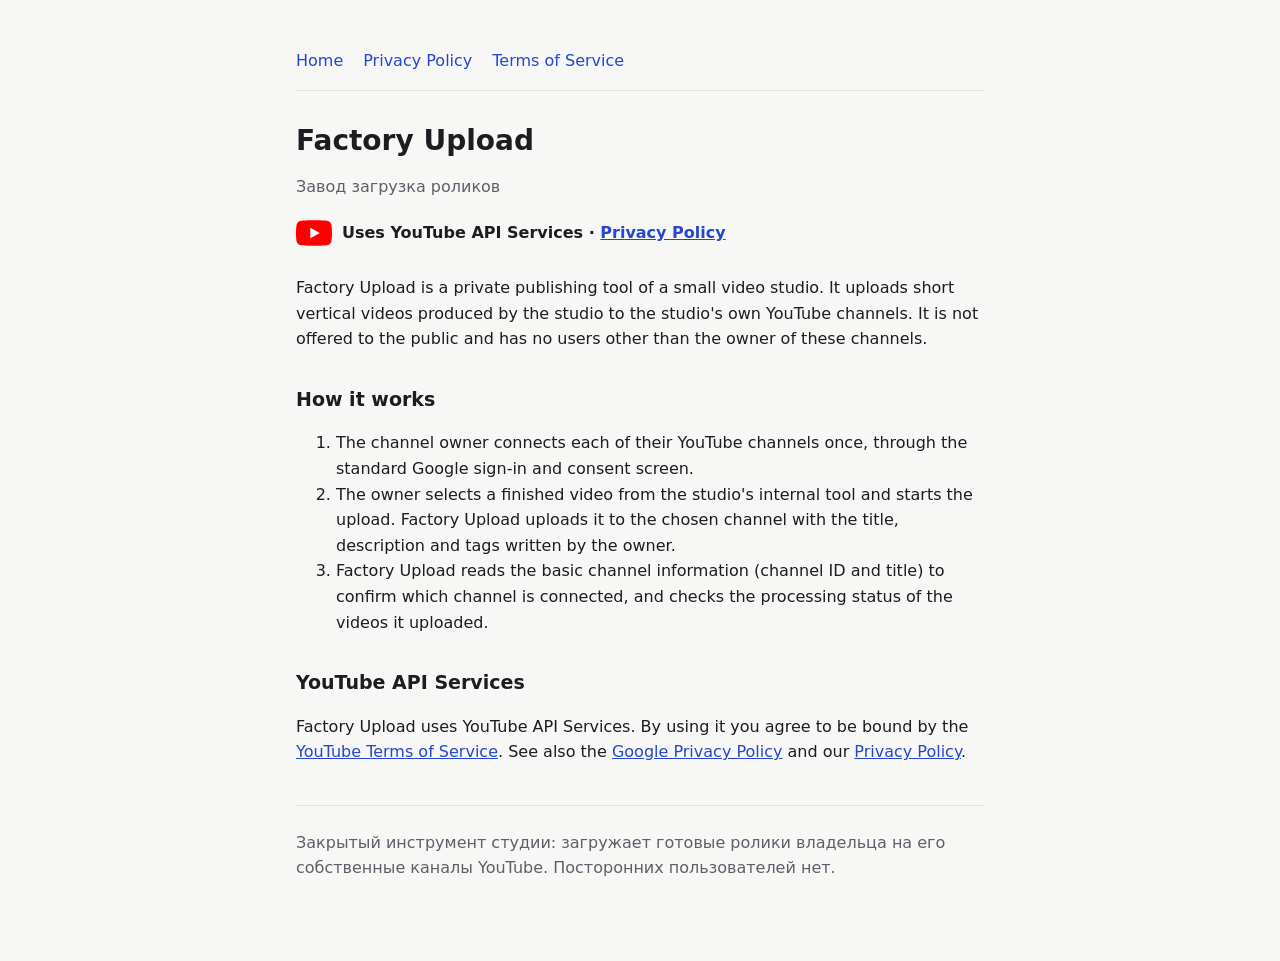
<file: index.html>
<!doctype html>
<html lang="en">
<head>
<meta charset="utf-8">
<meta name="viewport" content="width=device-width, initial-scale=1">
<title>Factory Upload</title>
<link rel="stylesheet" href="style.css">
</head>
<body>
<main>
<nav><a href="./">Home</a><a href="privacy.html">Privacy Policy</a><a href="terms.html">Terms of Service</a></nav>

<h1>Factory Upload</h1>
<p class="muted">Завод загрузка роликов</p>
<p class="yt"><svg viewBox="0 0 24 24" width="36" height="36" aria-label="YouTube" role="img"><path fill="#FF0000" d="M23.498 6.186a3.016 3.016 0 0 0-2.122-2.136C19.505 3.545 12 3.545 12 3.545s-7.505 0-9.377.505A3.017 3.017 0 0 0 .502 6.186C0 8.07 0 12 0 12s0 3.93.502 5.814a3.016 3.016 0 0 0 2.122 2.136c1.871.505 9.376.505 9.376.505s7.505 0 9.377-.505a3.015 3.015 0 0 0 2.122-2.136C24 15.93 24 12 24 12s0-3.93-.502-5.814z"/><path fill="#FFFFFF" d="M9.545 15.568V8.432L15.818 12l-6.273 3.568z"/></svg>
<span>Uses YouTube API Services · <a href="privacy.html">Privacy Policy</a></span></p>

<p>Factory Upload is a private publishing tool of a small video studio. It uploads short vertical videos
produced by the studio to the studio's own YouTube channels. It is not offered to the public
and has no users other than the owner of these channels.</p>

<h2>How it works</h2>
<ol>
<li>The channel owner connects each of their YouTube channels once, through the standard Google sign-in and consent screen.</li>
<li>The owner selects a finished video from the studio's internal tool and starts the upload. Factory Upload uploads it
to the chosen channel with the title, description and tags written by the owner.</li>
<li>Factory Upload reads the basic channel information (channel ID and title) to confirm which channel is connected,
and checks the processing status of the videos it uploaded.</li>
</ol>

<h2>YouTube API Services</h2>
<p>Factory Upload uses YouTube API Services. By using it you agree to be bound by the
<a href="https://www.youtube.com/t/terms">YouTube Terms of Service</a>.
See also the <a href="https://policies.google.com/privacy">Google Privacy Policy</a>
and our <a href="privacy.html">Privacy Policy</a>.</p>

<hr>
<p class="muted">Закрытый инструмент студии: загружает готовые ролики владельца на его собственные каналы YouTube.
Посторонних пользователей нет.</p>
</main>
</body>
</html>
</file>
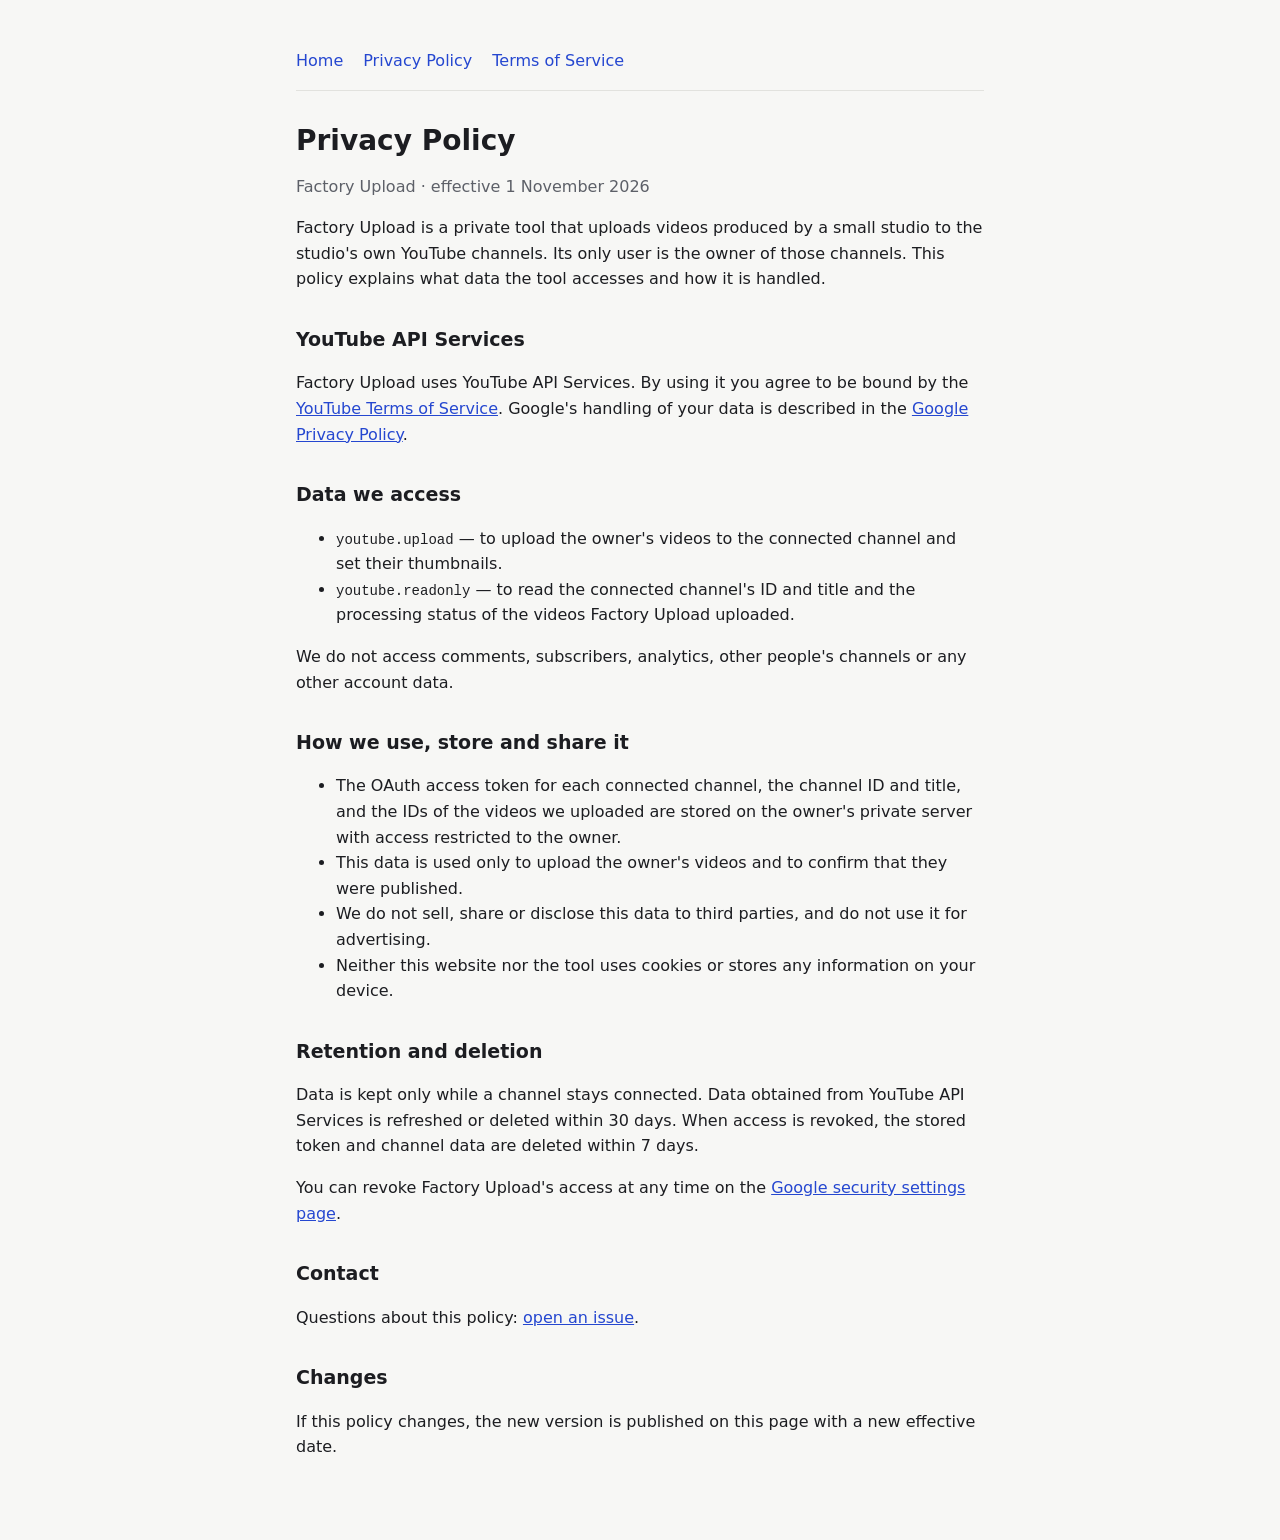
<file: privacy.html>
<!doctype html>
<html lang="en">
<head>
<meta charset="utf-8">
<meta name="viewport" content="width=device-width, initial-scale=1">
<title>Privacy Policy · Factory Upload</title>
<link rel="stylesheet" href="style.css">
</head>
<body>
<main>
<nav><a href="./">Home</a><a href="privacy.html">Privacy Policy</a><a href="terms.html">Terms of Service</a></nav>

<h1>Privacy Policy</h1>
<p class="muted">Factory Upload · effective 1 November 2026</p>

<p>Factory Upload is a private tool that uploads videos produced by a small studio to the studio's own YouTube channels.
Its only user is the owner of those channels. This policy explains what data the tool accesses and how it is handled.</p>

<h2>YouTube API Services</h2>
<p>Factory Upload uses YouTube API Services. By using it you agree to be bound by the
<a href="https://www.youtube.com/t/terms">YouTube Terms of Service</a>.
Google's handling of your data is described in the
<a href="https://policies.google.com/privacy">Google Privacy Policy</a>.</p>

<h2>Data we access</h2>
<ul>
<li><code>youtube.upload</code> — to upload the owner's videos to the connected channel and set their thumbnails.</li>
<li><code>youtube.readonly</code> — to read the connected channel's ID and title and the processing status of the videos Factory Upload uploaded.</li>
</ul>
<p>We do not access comments, subscribers, analytics, other people's channels or any other account data.</p>

<h2>How we use, store and share it</h2>
<ul>
<li>The OAuth access token for each connected channel, the channel ID and title, and the IDs of the videos we uploaded
are stored on the owner's private server with access restricted to the owner.</li>
<li>This data is used only to upload the owner's videos and to confirm that they were published.</li>
<li>We do not sell, share or disclose this data to third parties, and do not use it for advertising.</li>
<li>Neither this website nor the tool uses cookies or stores any information on your device.</li>
</ul>

<h2>Retention and deletion</h2>
<p>Data is kept only while a channel stays connected. Data obtained from YouTube API Services is refreshed or deleted
within 30 days. When access is revoked, the stored token and channel data are deleted within 7 days.</p>
<p>You can revoke Factory Upload's access at any time on the
<a href="https://myaccount.google.com/permissions">Google security settings page</a>.</p>

<h2>Contact</h2>
<p>Questions about this policy: <a href="https://github.com/ethmaxim-pixel/factory-upload/issues">open an issue</a>.</p>

<h2>Changes</h2>
<p>If this policy changes, the new version is published on this page with a new effective date.</p>
</main>
</body>
</html>
</file>
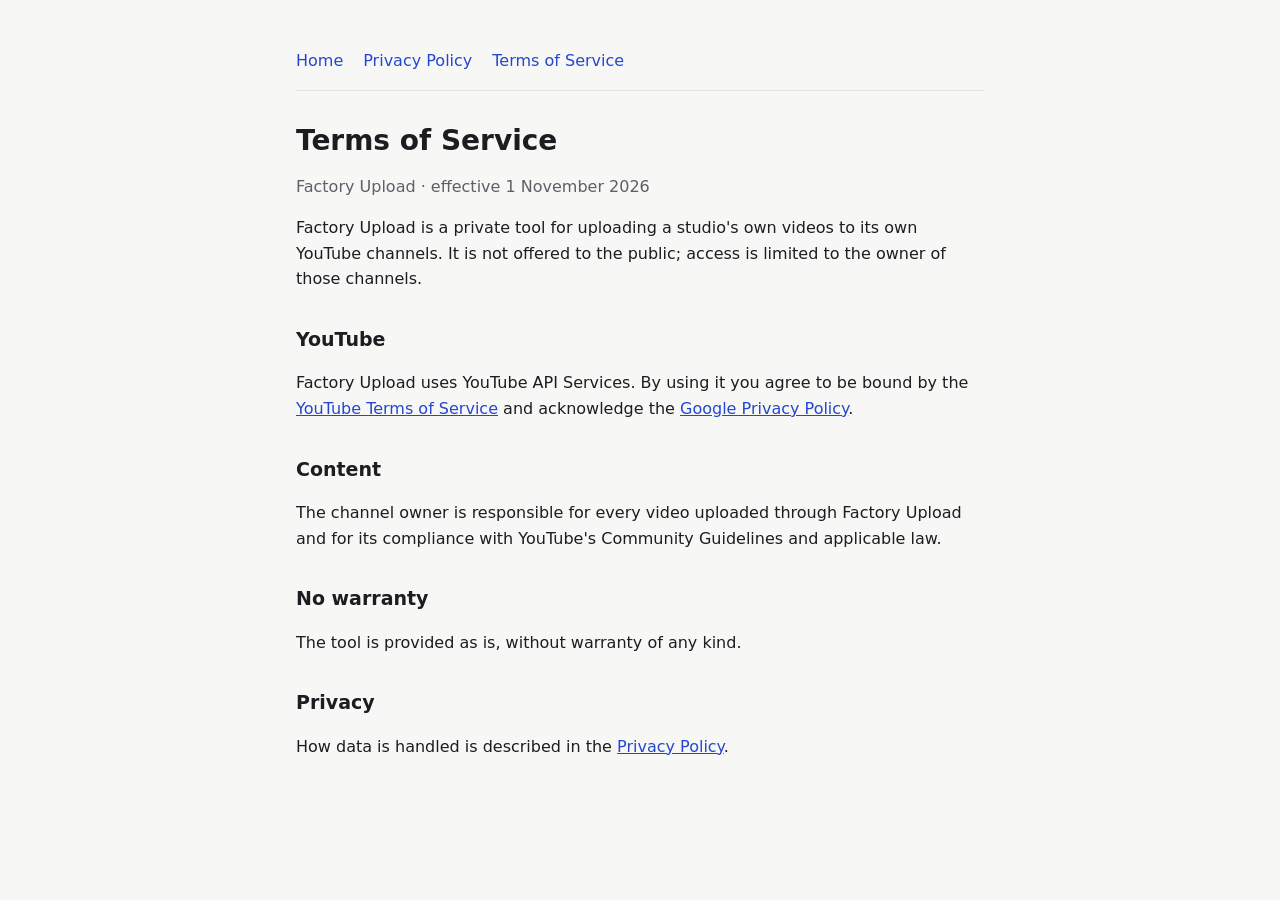
<file: terms.html>
<!doctype html>
<html lang="en">
<head>
<meta charset="utf-8">
<meta name="viewport" content="width=device-width, initial-scale=1">
<title>Terms of Service · Factory Upload</title>
<link rel="stylesheet" href="style.css">
</head>
<body>
<main>
<nav><a href="./">Home</a><a href="privacy.html">Privacy Policy</a><a href="terms.html">Terms of Service</a></nav>

<h1>Terms of Service</h1>
<p class="muted">Factory Upload · effective 1 November 2026</p>

<p>Factory Upload is a private tool for uploading a studio's own videos to its own YouTube channels.
It is not offered to the public; access is limited to the owner of those channels.</p>

<h2>YouTube</h2>
<p>Factory Upload uses YouTube API Services. By using it you agree to be bound by the
<a href="https://www.youtube.com/t/terms">YouTube Terms of Service</a> and acknowledge the
<a href="https://policies.google.com/privacy">Google Privacy Policy</a>.</p>

<h2>Content</h2>
<p>The channel owner is responsible for every video uploaded through Factory Upload and for its compliance
with YouTube's Community Guidelines and applicable law.</p>

<h2>No warranty</h2>
<p>The tool is provided as is, without warranty of any kind.</p>

<h2>Privacy</h2>
<p>How data is handled is described in the <a href="privacy.html">Privacy Policy</a>.</p>
</main>
</body>
</html>
</file>
<file: style.css>
:root {
  --bg: #f7f7f5;
  --fg: #1c1d21;
  --muted: #5d6068;
  --line: #e2e2de;
  --accent: #2547d0;
}
@media (prefers-color-scheme: dark) {
  :root {
    --bg: #15161a;
    --fg: #e9e9ec;
    --muted: #9a9ca4;
    --line: #2a2c33;
    --accent: #8ea4ff;
  }
}
* { box-sizing: border-box; }
body {
  margin: 0;
  background: var(--bg);
  color: var(--fg);
  font: 16px/1.6 system-ui, -apple-system, "Segoe UI", Roboto, sans-serif;
}
main { max-width: 720px; margin: 0 auto; padding: 48px 16px 64px; }
h1 { font-size: 28px; line-height: 1.25; margin: 0 0 8px; }
h2 { font-size: 19px; margin: 32px 0 8px; }
p, li { color: var(--fg); }
.muted { color: var(--muted); }
a { color: var(--accent); }
nav { display: flex; gap: 20px; flex-wrap: wrap; padding-bottom: 16px; margin-bottom: 32px; border-bottom: 1px solid var(--line); }
nav a { text-decoration: none; }
hr { border: 0; border-top: 1px solid var(--line); margin: 40px 0 24px; }
code { font-size: 14px; }
.yt { display: flex; align-items: center; gap: 10px; margin: 16px 0 24px; font-weight: 600; }
.yt svg { flex: none; }
</file>
